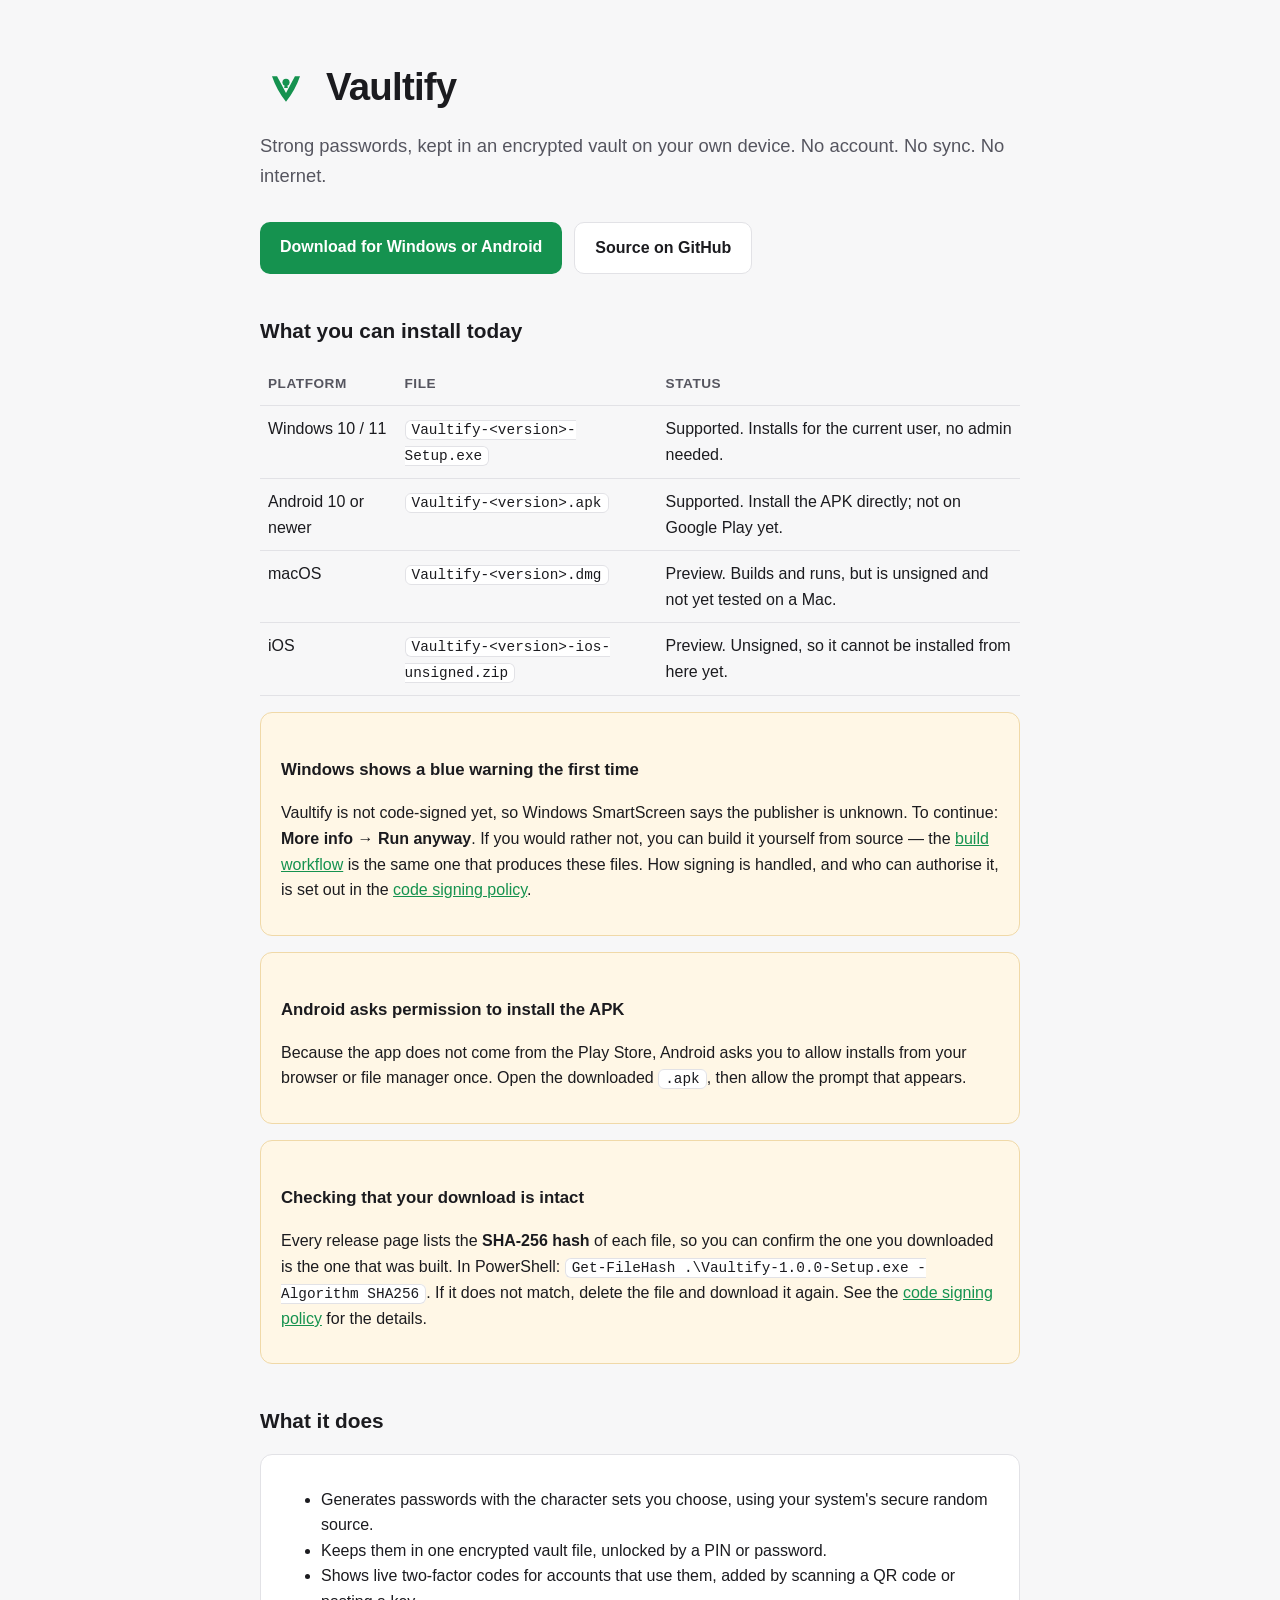
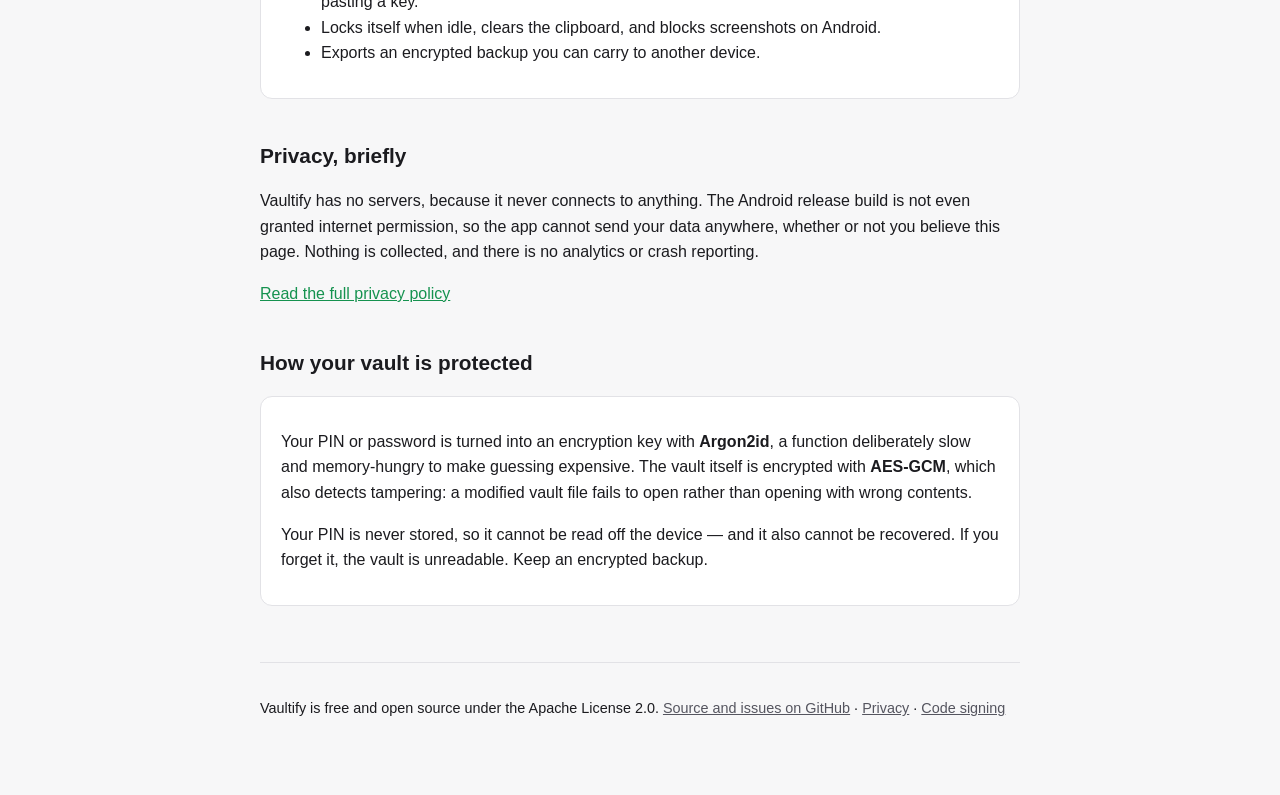
<file: docs/index.html>
<!doctype html>
<html lang="en">
<head>
<meta charset="utf-8">
<meta name="viewport" content="width=device-width, initial-scale=1">
<title>Vaultify — offline password generator and keeper</title>
<meta name="description" content="Vaultify makes strong passwords and keeps them in an encrypted vault on your own device. No account, no sync, no internet.">
<link rel="stylesheet" href="style.css">
</head>
<body>
<main>

  <header class="masthead">
    <div class="wordmark">
      <!-- Brand mark: the V-monogram. Kept in step with the one true shape in
           lib/ui/brand/vaultify_mark.dart; change it there first. -->
      <svg class="mark" viewBox="0 0 1024 1024" fill="currentColor" aria-hidden="true">
        <path d="M236 300 C298 476 388 648 512 800 C636 648 726 476 788 300 L688 300 L512 630 L336 300 Z"/>
        <circle cx="512" cy="420" r="70"/>
        <path d="M487 466 L537 466 L548 532 L476 532 Z"/>
      </svg>
      <h1>Vaultify</h1>
    </div>
    <p class="tagline">Strong passwords, kept in an encrypted vault on your own device. No account. No sync. No internet.</p>
  </header>

  <!-- Downloads: links go to the latest release page rather than to a file,
       because the filenames carry the version number and change every release. -->
  <div class="downloads">
    <a class="btn" href="https://github.com/niyexdroid/vaultify/releases/latest">Download for Windows or Android</a>
    <a class="btn secondary" href="https://github.com/niyexdroid/vaultify">Source on GitHub</a>
  </div>

  <h2>What you can install today</h2>

  <table>
    <tr><th>Platform</th><th>File</th><th>Status</th></tr>
    <tr>
      <td>Windows 10 / 11</td>
      <td><code>Vaultify-&lt;version&gt;-Setup.exe</code></td>
      <td>Supported. Installs for the current user, no admin needed.</td>
    </tr>
    <tr>
      <td>Android 10 or newer</td>
      <td><code>Vaultify-&lt;version&gt;.apk</code></td>
      <td>Supported. Install the APK directly; not on Google Play yet.</td>
    </tr>
    <tr>
      <td>macOS</td>
      <td><code>Vaultify-&lt;version&gt;.dmg</code></td>
      <td>Preview. Builds and runs, but is unsigned and not yet tested on a Mac.</td>
    </tr>
    <tr>
      <td>iOS</td>
      <td><code>Vaultify-&lt;version&gt;-ios-unsigned.zip</code></td>
      <td>Preview. Unsigned, so it cannot be installed from here yet.</td>
    </tr>
  </table>

  <!-- First-run warnings: both are expected for unsigned apps, and people
       abandon the install if the page does not say so up front. -->
  <div class="note">
    <h3>Windows shows a blue warning the first time</h3>
    <p>Vaultify is not code-signed yet, so Windows SmartScreen says the publisher is
    unknown. To continue: <strong>More info</strong> &rarr; <strong>Run anyway</strong>.
    If you would rather not, you can build it yourself from source — the
    <a href="https://github.com/niyexdroid/vaultify/blob/main/.github/workflows/build.yml">build workflow</a>
    is the same one that produces these files. How signing is handled, and who can
    authorise it, is set out in the <a href="signing.html">code signing policy</a>.</p>
  </div>

  <div class="note">
    <h3>Android asks permission to install the APK</h3>
    <p>Because the app does not come from the Play Store, Android asks you to allow
    installs from your browser or file manager once. Open the downloaded
    <code>.apk</code>, then allow the prompt that appears.</p>
  </div>

  <div class="note">
    <h3>Checking that your download is intact</h3>
    <p>Every release page lists the <strong>SHA-256 hash</strong> of each file, so you
    can confirm the one you downloaded is the one that was built. In PowerShell:
    <code>Get-FileHash .\Vaultify-1.0.0-Setup.exe -Algorithm SHA256</code>. If it does
    not match, delete the file and download it again. See the
    <a href="signing.html">code signing policy</a> for the details.</p>
  </div>

  <h2>What it does</h2>

  <div class="card">
    <ul>
      <li>Generates passwords with the character sets you choose, using your system's secure random source.</li>
      <li>Keeps them in one encrypted vault file, unlocked by a PIN or password.</li>
      <li>Shows live two-factor codes for accounts that use them, added by scanning a QR code or pasting a key.</li>
      <li>Locks itself when idle, clears the clipboard, and blocks screenshots on Android.</li>
      <li>Exports an encrypted backup you can carry to another device.</li>
    </ul>
  </div>

  <h2>Privacy, briefly</h2>

  <p>Vaultify has no servers, because it never connects to anything. The Android release
  build is not even granted internet permission, so the app cannot send your data
  anywhere, whether or not you believe this page. Nothing is collected, and there is
  no analytics or crash reporting.</p>

  <p><a href="privacy.html">Read the full privacy policy</a></p>

  <h2>How your vault is protected</h2>

  <div class="card">
    <p>Your PIN or password is turned into an encryption key with <strong>Argon2id</strong>,
    a function deliberately slow and memory-hungry to make guessing expensive. The vault
    itself is encrypted with <strong>AES-GCM</strong>, which also detects tampering: a
    modified vault file fails to open rather than opening with wrong contents.</p>
    <p>Your PIN is never stored, so it cannot be read off the device — and it also cannot
    be recovered. If you forget it, the vault is unreadable. Keep an encrypted backup.</p>
  </div>

  <footer>
    <p>Vaultify is free and open source under the Apache License 2.0.
    <a href="https://github.com/niyexdroid/vaultify">Source and issues on GitHub</a> ·
    <a href="privacy.html">Privacy</a> ·
    <a href="signing.html">Code signing</a></p>
  </footer>

</main>
</body>
</html>
</file>
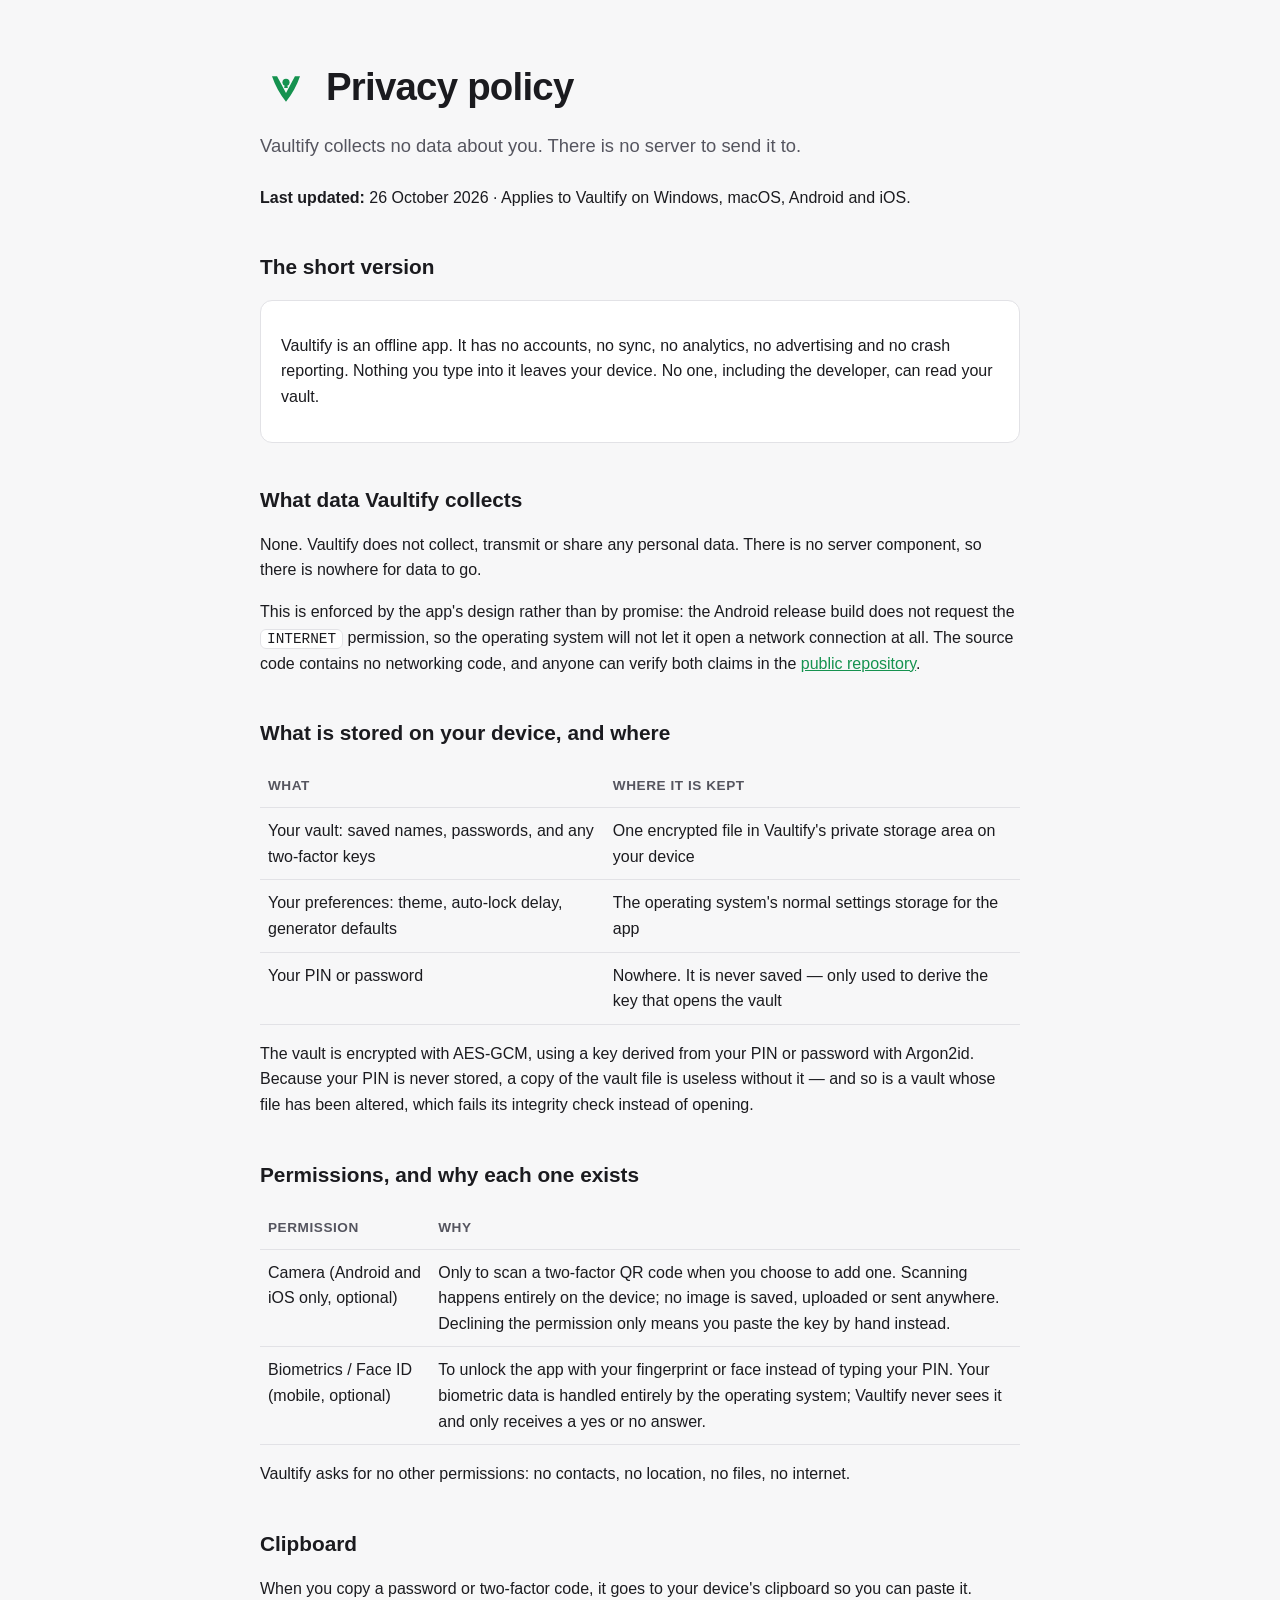
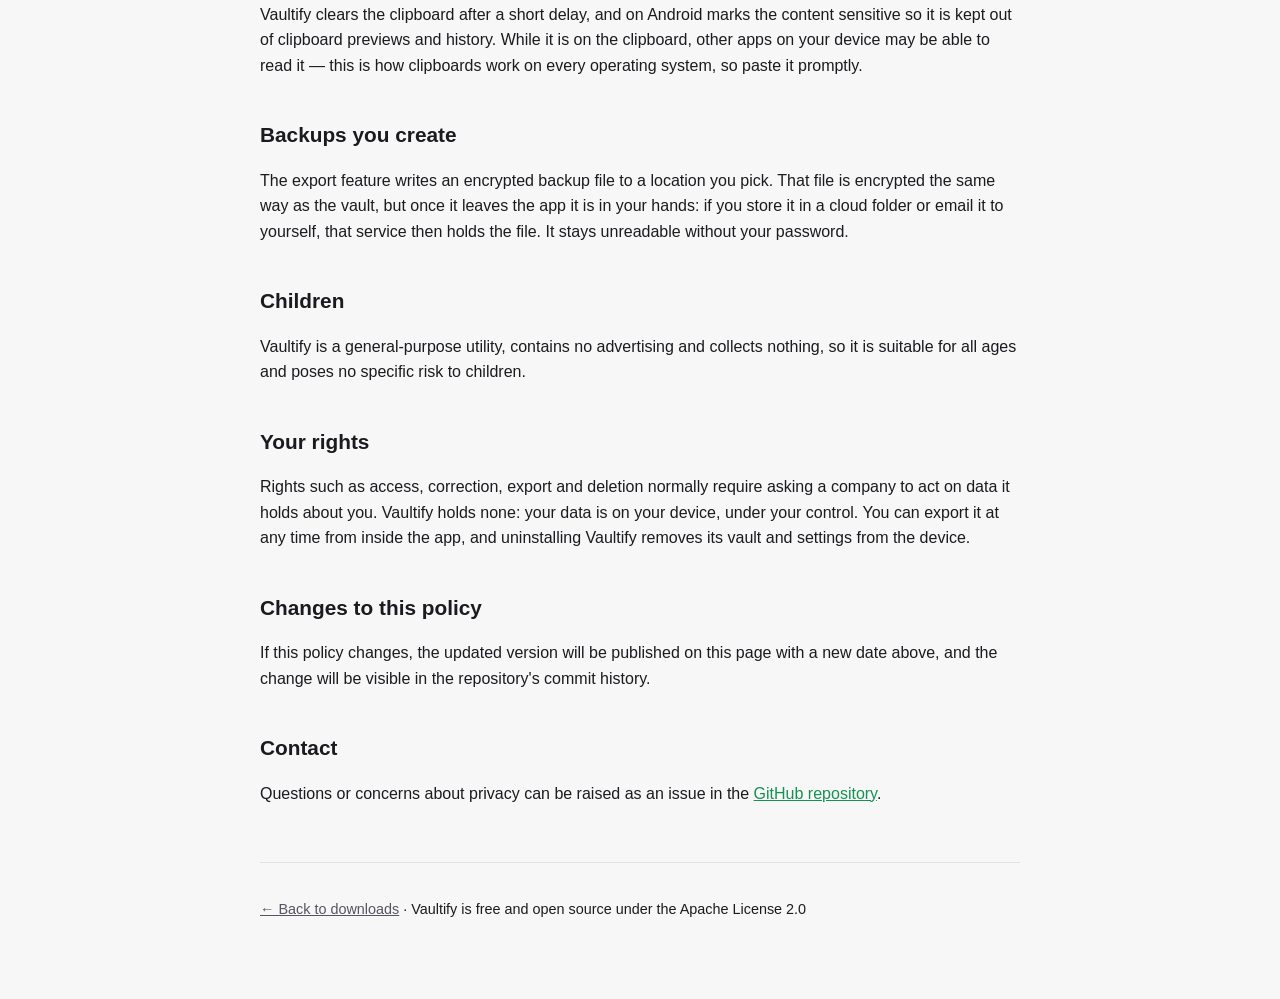
<file: docs/privacy.html>
<!doctype html>
<html lang="en">
<head>
<meta charset="utf-8">
<meta name="viewport" content="width=device-width, initial-scale=1">
<title>Vaultify — privacy policy</title>
<meta name="description" content="Vaultify collects no data. It has no servers and no internet access. This policy explains what stays on your device and why.">
<link rel="stylesheet" href="style.css">
</head>
<body>
<main>

  <header class="masthead">
    <div class="wordmark">
      <!-- Brand mark: the V-monogram. Kept in step with the one true shape in
           lib/ui/brand/vaultify_mark.dart; change it there first. -->
      <svg class="mark" viewBox="0 0 1024 1024" fill="currentColor" aria-hidden="true">
        <path d="M236 300 C298 476 388 648 512 800 C636 648 726 476 788 300 L688 300 L512 630 L336 300 Z"/>
        <circle cx="512" cy="420" r="70"/>
        <path d="M487 466 L537 466 L548 532 L476 532 Z"/>
      </svg>
      <h1>Privacy policy</h1>
    </div>
    <p class="tagline">Vaultify collects no data about you. There is no server to send it to.</p>
  </header>

  <p><strong>Last updated:</strong> 26 October 2026 · Applies to Vaultify on Windows, macOS, Android and iOS.</p>

  <h2>The short version</h2>

  <div class="card">
    <p>Vaultify is an offline app. It has no accounts, no sync, no analytics, no
    advertising and no crash reporting. Nothing you type into it leaves your device.
    No one, including the developer, can read your vault.</p>
  </div>

  <h2>What data Vaultify collects</h2>

  <p>None. Vaultify does not collect, transmit or share any personal data. There is no
  server component, so there is nowhere for data to go.</p>

  <p>This is enforced by the app's design rather than by promise: the Android release
  build does not request the <code>INTERNET</code> permission, so the operating system
  will not let it open a network connection at all. The source code contains no
  networking code, and anyone can verify both claims in the
  <a href="https://github.com/niyexdroid/vaultify">public repository</a>.</p>

  <h2>What is stored on your device, and where</h2>

  <table>
    <tr><th>What</th><th>Where it is kept</th></tr>
    <tr>
      <td>Your vault: saved names, passwords, and any two-factor keys</td>
      <td>One encrypted file in Vaultify's private storage area on your device</td>
    </tr>
    <tr>
      <td>Your preferences: theme, auto-lock delay, generator defaults</td>
      <td>The operating system's normal settings storage for the app</td>
    </tr>
    <tr>
      <td>Your PIN or password</td>
      <td>Nowhere. It is never saved — only used to derive the key that opens the vault</td>
    </tr>
  </table>

  <p>The vault is encrypted with AES-GCM, using a key derived from your PIN or password
  with Argon2id. Because your PIN is never stored, a copy of the vault file is useless
  without it — and so is a vault whose file has been altered, which fails its integrity
  check instead of opening.</p>

  <h2>Permissions, and why each one exists</h2>

  <table>
    <tr><th>Permission</th><th>Why</th></tr>
    <tr>
      <td>Camera (Android and iOS only, optional)</td>
      <td>Only to scan a two-factor QR code when you choose to add one. Scanning happens
      entirely on the device; no image is saved, uploaded or sent anywhere. Declining the
      permission only means you paste the key by hand instead.</td>
    </tr>
    <tr>
      <td>Biometrics / Face ID (mobile, optional)</td>
      <td>To unlock the app with your fingerprint or face instead of typing your PIN. Your
      biometric data is handled entirely by the operating system; Vaultify never sees it
      and only receives a yes or no answer.</td>
    </tr>
  </table>

  <p>Vaultify asks for no other permissions: no contacts, no location, no files, no
  internet.</p>

  <h2>Clipboard</h2>

  <p>When you copy a password or two-factor code, it goes to your device's clipboard so
  you can paste it. Vaultify clears the clipboard after a short delay, and on Android
  marks the content sensitive so it is kept out of clipboard previews and history.
  While it is on the clipboard, other apps on your device may be able to read it — this
  is how clipboards work on every operating system, so paste it promptly.</p>

  <h2>Backups you create</h2>

  <p>The export feature writes an encrypted backup file to a location you pick. That file
  is encrypted the same way as the vault, but once it leaves the app it is in your hands:
  if you store it in a cloud folder or email it to yourself, that service then holds the
  file. It stays unreadable without your password.</p>

  <h2>Children</h2>

  <p>Vaultify is a general-purpose utility, contains no advertising and collects nothing,
  so it is suitable for all ages and poses no specific risk to children.</p>

  <h2>Your rights</h2>

  <p>Rights such as access, correction, export and deletion normally require asking a
  company to act on data it holds about you. Vaultify holds none: your data is on your
  device, under your control. You can export it at any time from inside the app, and
  uninstalling Vaultify removes its vault and settings from the device.</p>

  <h2>Changes to this policy</h2>

  <p>If this policy changes, the updated version will be published on this page with a new
  date above, and the change will be visible in the repository's commit history.</p>

  <h2>Contact</h2>

  <p>Questions or concerns about privacy can be raised as an issue in the
  <a href="https://github.com/niyexdroid/vaultify/issues">GitHub repository</a>.</p>

  <footer>
    <p><a href="index.html">&larr; Back to downloads</a> ·
    Vaultify is free and open source under the Apache License 2.0</p>
  </footer>

</main>
</body>
</html>
</file>
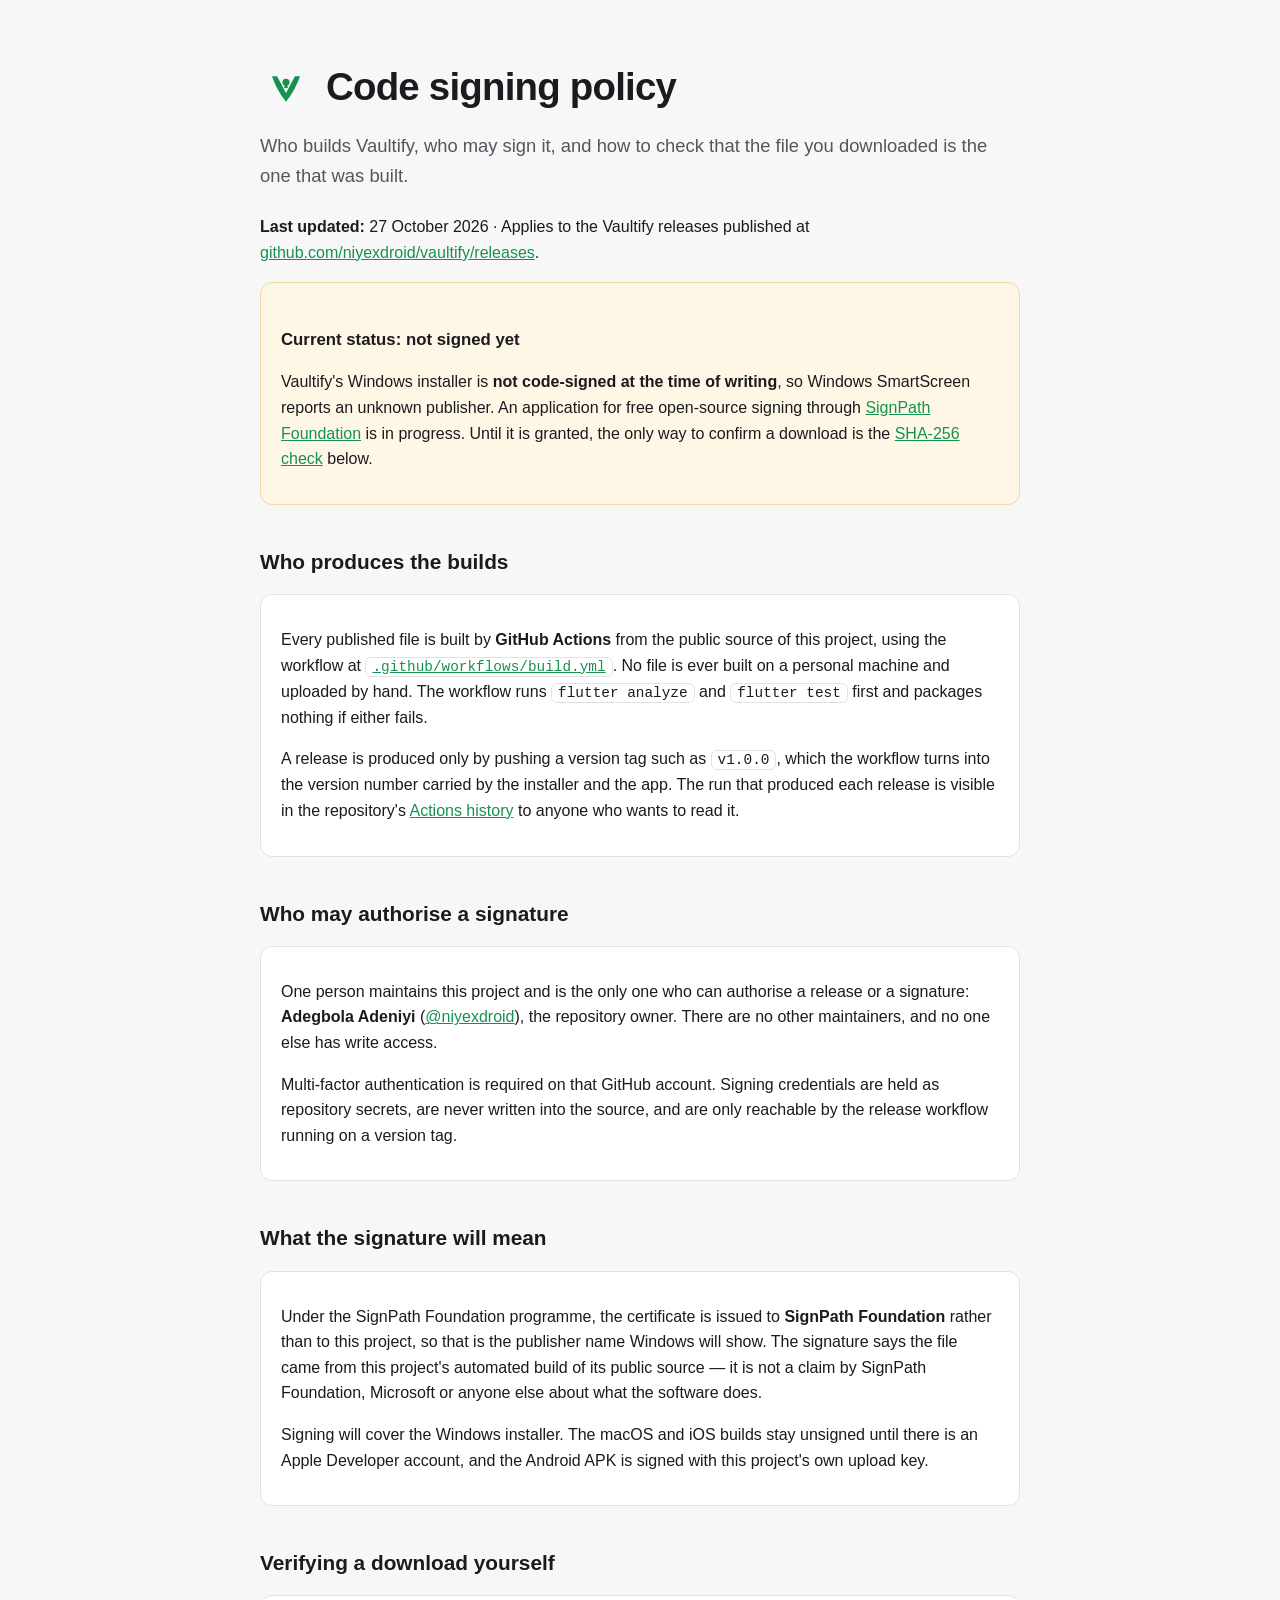
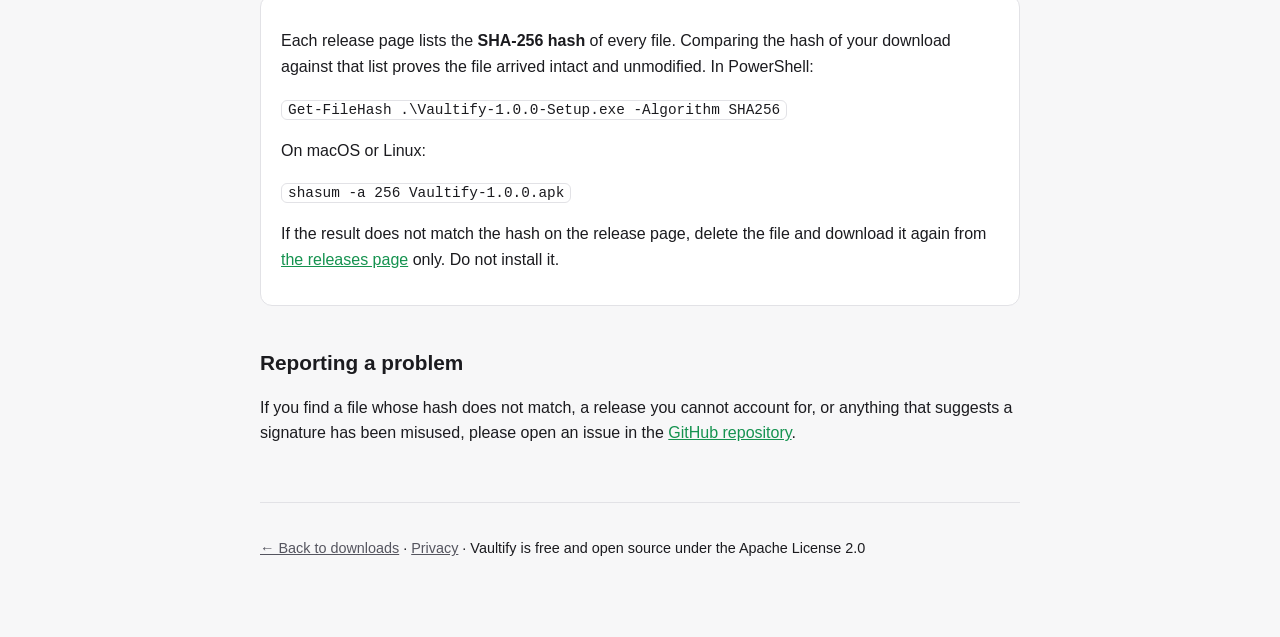
<file: docs/signing.html>
<!doctype html>
<html lang="en">
<head>
<meta charset="utf-8">
<meta name="viewport" content="width=device-width, initial-scale=1">
<title>Vaultify — code signing policy</title>
<meta name="description" content="How Vaultify's Windows builds are produced, who may authorise a signature, and how to verify a download you have already made.">
<link rel="stylesheet" href="style.css">
</head>
<body>
<main>

  <header class="masthead">
    <div class="wordmark">
      <!-- Brand mark: the V-monogram. Kept in step with the one true shape in
           lib/ui/brand/vaultify_mark.dart; change it there first. -->
      <svg class="mark" viewBox="0 0 1024 1024" fill="currentColor" aria-hidden="true">
        <path d="M236 300 C298 476 388 648 512 800 C636 648 726 476 788 300 L688 300 L512 630 L336 300 Z"/>
        <circle cx="512" cy="420" r="70"/>
        <path d="M487 466 L537 466 L548 532 L476 532 Z"/>
      </svg>
      <h1>Code signing policy</h1>
    </div>
    <p class="tagline">Who builds Vaultify, who may sign it, and how to check that the file you downloaded is the one that was built.</p>
  </header>

  <p><strong>Last updated:</strong> 27 October 2026 · Applies to the Vaultify
  releases published at
  <a href="https://github.com/niyexdroid/vaultify/releases">github.com/niyexdroid/vaultify/releases</a>.</p>

  <!-- Current signing status: stated plainly, because an unsigned download is
       exactly what an attacker would also tell you is "normal". -->
  <div class="note">
    <h3>Current status: not signed yet</h3>
    <p>Vaultify's Windows installer is <strong>not code-signed at the time of
    writing</strong>, so Windows SmartScreen reports an unknown publisher. An
    application for free open-source signing through
    <a href="https://signpath.org/">SignPath Foundation</a> is in progress. Until
    it is granted, the only way to confirm a download is the
    <a href="#verify">SHA-256 check</a> below.</p>
  </div>

  <h2>Who produces the builds</h2>

  <div class="card">
    <p>Every published file is built by <strong>GitHub Actions</strong> from the
    public source of this project, using the workflow at
    <a href="https://github.com/niyexdroid/vaultify/blob/main/.github/workflows/build.yml"><code>.github/workflows/build.yml</code></a>.
    No file is ever built on a personal machine and uploaded by hand. The workflow
    runs <code>flutter analyze</code> and <code>flutter test</code> first and
    packages nothing if either fails.</p>
    <p>A release is produced only by pushing a version tag such as
    <code>v1.0.0</code>, which the workflow turns into the version number carried
    by the installer and the app. The run that produced each release is visible in
    the repository's <a href="https://github.com/niyexdroid/vaultify/actions">Actions
    history</a> to anyone who wants to read it.</p>
  </div>

  <h2>Who may authorise a signature</h2>

  <div class="card">
    <p>One person maintains this project and is the only one who can authorise a
    release or a signature: <strong>Adegbola Adeniyi</strong>
    (<a href="https://github.com/niyexdroid">@niyexdroid</a>), the repository
    owner. There are no other maintainers, and no one else has write access.</p>
    <p>Multi-factor authentication is required on that GitHub account. Signing
    credentials are held as repository secrets, are never written into the source,
    and are only reachable by the release workflow running on a version tag.</p>
  </div>

  <h2>What the signature will mean</h2>

  <div class="card">
    <p>Under the SignPath Foundation programme, the certificate is issued to
    <strong>SignPath Foundation</strong> rather than to this project, so that is
    the publisher name Windows will show. The signature says the file came from
    this project's automated build of its public source — it is not a claim by
    SignPath Foundation, Microsoft or anyone else about what the software does.</p>
    <p>Signing will cover the Windows installer. The macOS and iOS builds stay
    unsigned until there is an Apple Developer account, and the Android APK is
    signed with this project's own upload key.</p>
  </div>

  <h2 id="verify">Verifying a download yourself</h2>

  <div class="card">
    <p>Each release page lists the <strong>SHA-256 hash</strong> of every file.
    Comparing the hash of your download against that list proves the file arrived
    intact and unmodified. In PowerShell:</p>
    <p><code>Get-FileHash .\Vaultify-1.0.0-Setup.exe -Algorithm SHA256</code></p>
    <p>On macOS or Linux:</p>
    <p><code>shasum -a 256 Vaultify-1.0.0.apk</code></p>
    <p>If the result does not match the hash on the release page, delete the file
    and download it again from
    <a href="https://github.com/niyexdroid/vaultify/releases/latest">the releases
    page</a> only. Do not install it.</p>
  </div>

  <h2>Reporting a problem</h2>

  <p>If you find a file whose hash does not match, a release you cannot account
  for, or anything that suggests a signature has been misused, please open an issue
  in the <a href="https://github.com/niyexdroid/vaultify/issues">GitHub
  repository</a>.</p>

  <footer>
    <p><a href="index.html">&larr; Back to downloads</a> ·
    <a href="privacy.html">Privacy</a> ·
    Vaultify is free and open source under the Apache License 2.0</p>
  </footer>

</main>
</body>
</html>
</file>
<file: docs/style.css>
/* Download site: shared styles for the GitHub Pages pages in docs/.
   Plain CSS on purpose - the site is two static files with no build step. */

/* Theme tokens: light values first, dark overridden below. */
:root {
  --bg: #f7f7f8;
  --panel: #ffffff;
  --ink: #1b1b1f;
  --ink-soft: #55555f;
  --line: #e2e2e6;
  --brand: #15924f;
  --accent: #15924f;
  --accent-ink: #ffffff;
  --warn-bg: #fff7e6;
  --warn-line: #f0d9a8;
}

@media (prefers-color-scheme: dark) {
  :root {
    --bg: #15151a;
    --panel: #1e1e25;
    --ink: #ececf1;
    --ink-soft: #a3a3b0;
    --line: #32323c;
    --brand: #3dbe7a;
    --accent: #3dbe7a;
    --accent-ink: #15151a;
    --warn-bg: #2a2317;
    --warn-line: #50411f;
  }
}

* { box-sizing: border-box; }

body {
  margin: 0;
  padding: 0 16px 64px;
  background: var(--bg);
  color: var(--ink);
  font: 16px/1.6 -apple-system, BlinkMacSystemFont, "Segoe UI", Roboto, sans-serif;
}

main { max-width: 760px; margin: 0 auto; }

/* Masthead: brand mark, app name and one-line description. */
header.masthead { padding: 56px 0 8px; }
header.masthead .wordmark { display: flex; align-items: center; gap: 14px; }
/* Brand mark: the V-monogram, same shape as the app icon. It inherits the
   colour below so it follows the light and dark themes. */
header.masthead .mark { width: 52px; height: 52px; flex: none; color: var(--brand); }
header.masthead h1 { margin: 0; font-size: 2.4rem; letter-spacing: -0.02em; }
header.masthead p.tagline { margin: 14px 0 0; color: var(--ink-soft); font-size: 1.15rem; }

h2 { margin: 40px 0 12px; font-size: 1.3rem; }
h3 { margin: 28px 0 8px; font-size: 1.05rem; }
p, li { color: var(--ink); }
a { color: var(--accent); }

/* Download buttons: one per platform people can actually install today. */
.downloads { display: flex; flex-wrap: wrap; gap: 12px; margin: 24px 0 8px; }
.btn {
  display: inline-block;
  padding: 12px 20px;
  border-radius: 10px;
  background: var(--accent);
  color: var(--accent-ink);
  font-weight: 600;
  text-decoration: none;
}
.btn.secondary {
  background: var(--panel);
  color: var(--ink);
  border: 1px solid var(--line);
}

/* Cards and tables for the platform and privacy details. */
.card {
  background: var(--panel);
  border: 1px solid var(--line);
  border-radius: 12px;
  padding: 16px 20px;
  margin: 16px 0;
}
.note {
  background: var(--warn-bg);
  border: 1px solid var(--warn-line);
  border-radius: 12px;
  padding: 16px 20px;
  margin: 16px 0;
}
table { width: 100%; border-collapse: collapse; margin: 16px 0; }
th, td { text-align: left; padding: 10px 8px; border-bottom: 1px solid var(--line); vertical-align: top; }
th { font-size: 0.85rem; text-transform: uppercase; letter-spacing: 0.04em; color: var(--ink-soft); }
code {
  background: var(--panel);
  border: 1px solid var(--line);
  border-radius: 6px;
  padding: 1px 6px;
  font-size: 0.9em;
}
footer { margin-top: 56px; padding-top: 20px; border-top: 1px solid var(--line); color: var(--ink-soft); font-size: 0.9rem; }
footer a { color: var(--ink-soft); }
</file>
